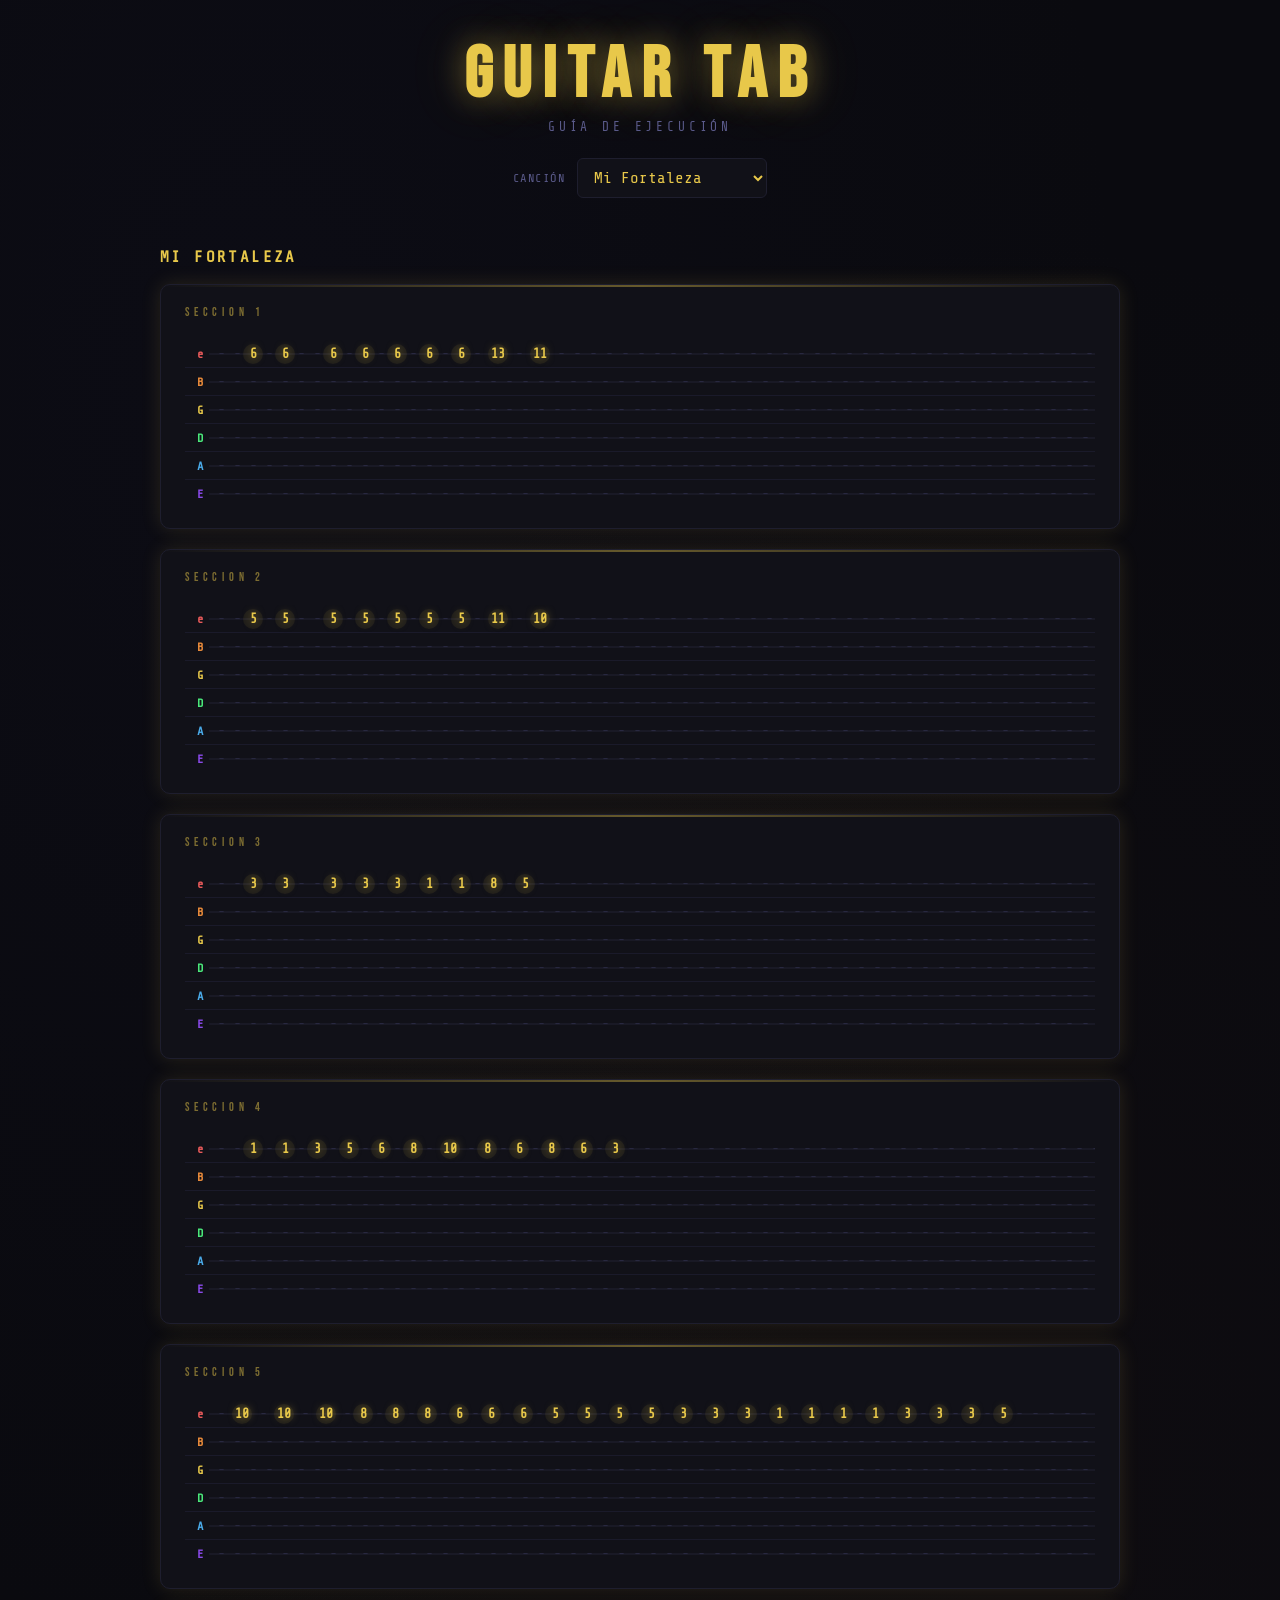
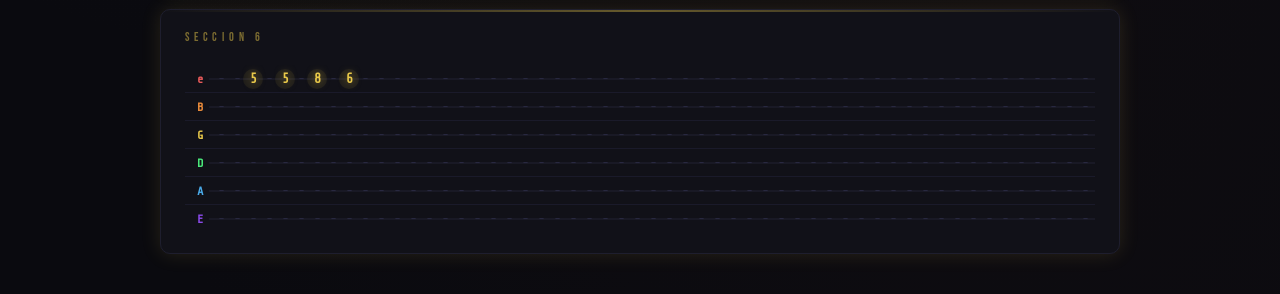
<file: index.html>
<!DOCTYPE html>
<html lang="es">
<head>
  <meta charset="UTF-8">
  <meta name="viewport" content="width=device-width, initial-scale=1.0">
  <title>Tablatura Guitarra</title>
  <link href="https://fonts.googleapis.com/css2?family=Share+Tech+Mono&family=Bebas+Neue&display=swap" rel="stylesheet">
  <link rel="stylesheet" href="css/styles.css">
</head>
<body>
  <header>
    <h1>GUITAR TAB</h1>
    <p>GUÍA DE EJECUCIÓN</p>
    <div class="song-controls">
      <label for="song-select">CANCIÓN</label>
      <select id="song-select" class="song-select"></select>
    </div>
  </header>

  <main>
    <h2 id="song-title" class="song-title"></h2>
    <div class="sections-grid"></div>
  </main>

  <script type="module" src="js/app.js"></script>
</body>
</html>
</file>
<file: css/styles.css>
:root {
  --bg: #0a0a0f;
  --panel: #111118;
  --border: #1e1e2e;
  --string-line: #3a3a5e;
  --fret-num: #e8c84a;
  --label: #5a5a8a;
  --label-e: #e85a5a;
  --label-b: #e88a3a;
  --label-g: #e8c84a;
  --label-d: #4ae87a;
  --label-a: #4aaae8;
  --label-E: #8a4ae8;
  --glow: 0 0 8px #e8c84a88;
  --section-glow: 0 0 20px #e8c84a22;
}

* { box-sizing: border-box; margin: 0; padding: 0; }

body {
  background: var(--bg);
  color: #ccc;
  font-family: 'Share Tech Mono', monospace;
  min-height: 100vh;
  padding: 40px 20px;
  background-image:
    radial-gradient(ellipse at 20% 20%, #1a1a3a22 0%, transparent 60%),
    radial-gradient(ellipse at 80% 80%, #2a1a1a22 0%, transparent 60%);
}

header {
  text-align: center;
  margin-bottom: 50px;
}

header h1 {
  font-family: 'Bebas Neue', sans-serif;
  font-size: clamp(2.5rem, 6vw, 4.5rem);
  letter-spacing: 0.15em;
  color: var(--fret-num);
  text-shadow: 0 0 30px #e8c84a66, 0 0 60px #e8c84a33;
  line-height: 1;
}

header p {
  color: var(--label);
  font-size: 0.8rem;
  letter-spacing: 0.3em;
  margin-top: 8px;
}

.song-controls {
  display: flex;
  justify-content: center;
  align-items: center;
  gap: 12px;
  margin: 24px auto 0;
  max-width: 360px;
}

.song-controls label {
  color: var(--label);
  font-size: 0.75rem;
  letter-spacing: 0.12em;
}

.song-select {
  min-width: 190px;
  border: 1px solid var(--border);
  border-radius: 6px;
  padding: 9px 12px;
  background: var(--panel);
  color: var(--fret-num);
  font: inherit;
  cursor: pointer;
}

.song-select:focus-visible {
  outline: 2px solid var(--fret-num);
  outline-offset: 2px;
}

.song-title {
  max-width: 960px;
  margin: 0 auto 18px;
  color: var(--fret-num);
  font-size: 1rem;
  letter-spacing: 0.15em;
  text-transform: uppercase;
}

.sections-grid {
  display: flex;
  flex-direction: column;
  gap: 20px;
  max-width: 960px;
  margin: 0 auto;
}

.section {
  background: var(--panel);
  border: 1px solid var(--border);
  border-radius: 10px;
  padding: 20px 24px;
  box-shadow: var(--section-glow);
  position: relative;
  overflow: hidden;
  transition: box-shadow 0.3s ease;
}

.section::before {
  content: '';
  position: absolute;
  top: 0; left: 0; right: 0;
  height: 2px;
  background: linear-gradient(90deg, transparent, var(--fret-num), transparent);
  opacity: 0.4;
}

.section:hover { box-shadow: 0 0 30px #e8c84a33; }

.section-label {
  font-family: 'Bebas Neue', sans-serif;
  font-size: 0.75rem;
  letter-spacing: 0.4em;
  color: var(--fret-num);
  opacity: 0.5;
  margin-bottom: 20px;
}

.tab-block {
  display: flex;
  flex-direction: column;
  gap: 0;
  width: 100%;
  overflow-x: auto;
}

.string-row {
  display: flex;
  align-items: center;
  height: 28px;
  position: relative;
}

.string-row:not(:last-child) { border-bottom: 1px solid #1a1a2a; }

.string-name {
  width: 24px;
  font-size: 0.75rem;
  font-weight: bold;
  text-align: right;
  padding-right: 6px;
  flex-shrink: 0;
  letter-spacing: 0;
}

.string-name.e-high { color: var(--label-e); }
.string-name.B { color: var(--label-b); }
.string-name.G { color: var(--label-g); }
.string-name.D { color: var(--label-d); }
.string-name.A { color: var(--label-a); }
.string-name.E-low { color: var(--label-E); }

.string-line-wrap {
  flex: 1;
  position: relative;
  height: 100%;
  display: flex;
  align-items: center;
}

.string-line-bg {
  position: absolute;
  top: 50%;
  left: 0; right: 0;
  height: 1px;
  background: var(--string-line);
  transform: translateY(-50%);
  opacity: 0.4;
}

.tab-content {
  position: relative;
  z-index: 1;
  display: flex;
  align-items: center;
  gap: 0;
  padding: 0 4px;
  white-space: nowrap;
}

.tab-char {
  display: inline-block;
  width: 16px;
  text-align: center;
  font-size: 0.82rem;
  line-height: 28px;
  color: #44445a;
}

.tab-char.dash { color: #2a2a42; }

.tab-char.note {
  color: var(--fret-num);
  font-weight: bold;
  text-shadow: var(--glow);
  position: relative;
}

.tab-char.note-name { width: 36px; }

.tab-char.note::after {
  content: '';
  position: absolute;
  top: 50%; left: 50%;
  transform: translate(-50%, -50%);
  width: 20px; height: 20px;
  border-radius: 50%;
  background: #e8c84a11;
}

.melody-block {
  display: flex;
  flex-direction: column;
  gap: 12px;
}

.melody-line {
  display: flex;
  align-items: center;
  min-height: 34px;
  padding: 4px 0;
  border-bottom: 1px solid #1a1a2a;
  color: var(--fret-num);
  font-size: 1rem;
  letter-spacing: 0.04em;
  white-space: nowrap;
  overflow-x: auto;
}

.melody-line:last-child { border-bottom: 0; }

@media (max-width: 600px) {
  body { padding: 20px 10px; }
  header h1 { font-size: clamp(2rem, 8vw, 3rem); }
  .song-controls { align-items: stretch; flex-direction: column; }
  .song-select { width: 100%; }
  .sections-grid { gap: 15px; }
  .section { padding: 12px 8px; }
  .section-label { font-size: 0.65rem; margin-bottom: 12px; }
  .string-row { height: 24px; }
  .tab-char { width: 10px; font-size: 0.65rem; }
  .tab-char.note-name { width: 28px; }
  .string-name { width: 14px; font-size: 0.6rem; padding-right: 4px; }
  .melody-line { font-size: 0.8rem; }
}
</file>
